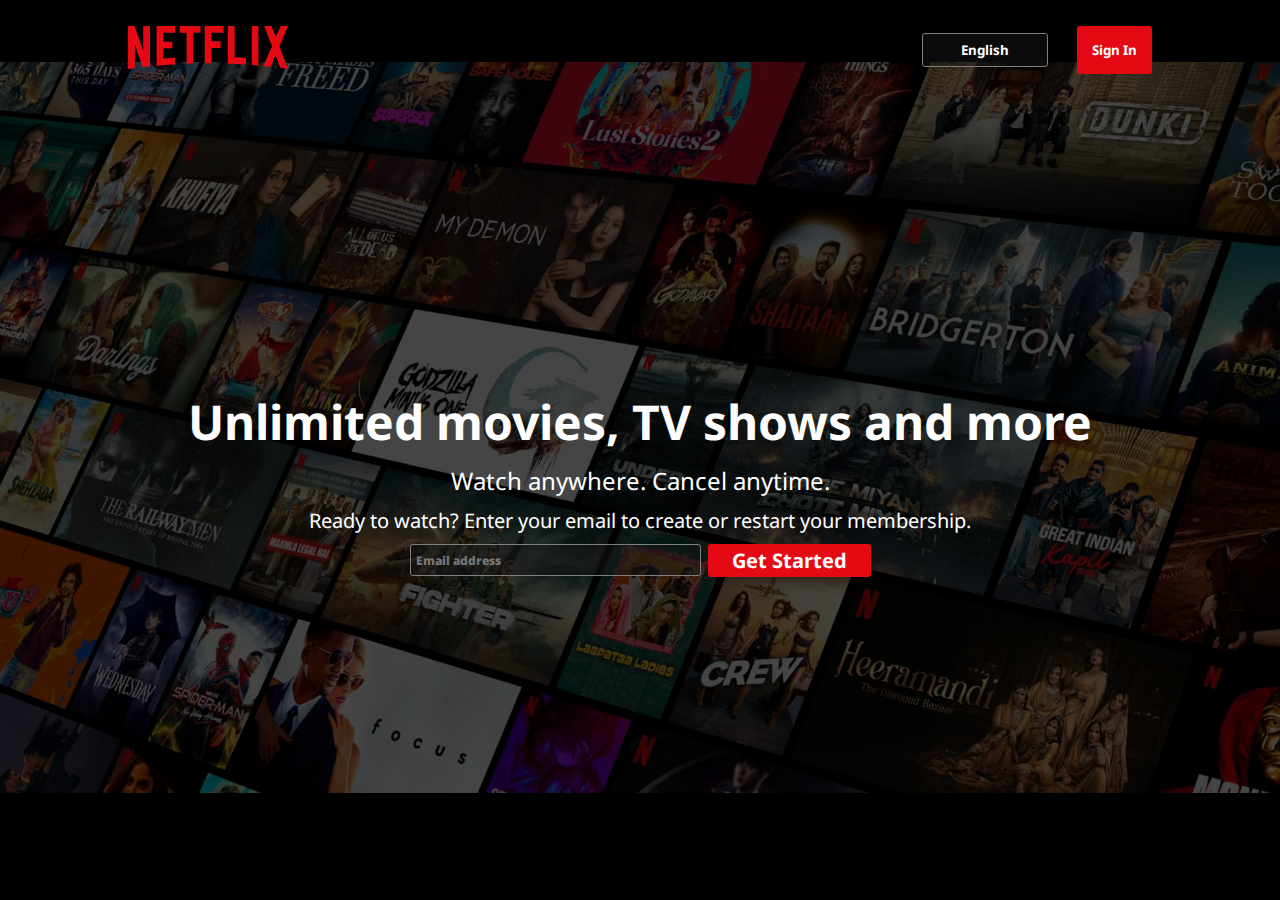
<file: front/index.html>
<!DOCTYPE html>
<html lang="en">

<head>
    <meta charset="UTF-8">
    <meta name="viewport" content="width=device-width, initial-scale=1.0">
    <title>Netflix Clone Using HTML & CSS</title>
    <link rel="stylesheet" href="style.css">
</head>

<body>
    <div class="main">
        <nav>
            <span><img width="180" src="./media/logo.svg" alt=""></span>
            <div>
                <button class="btn">English</button>
                <button class="btn btn-red-sn">Sign In</button>
            </div>
        </nav>
        <div class="box">
        </div>
        <div class="hero">
             <marquee behavior="" direction=""></marquee><h1>Unlimited movies, TV shows and more</h1>
            <p>Watch anywhere. Cancel anytime.</p>
            <span>Ready to watch? Enter your email to create or restart your membership.</span>

            <div class="hero-btns">
                <input type="text" name="" id="" placeholder="Email address" style="color: white;">
                <button class="btn btn-red">Get Started </button>
            </div>
        </div>

</body>

</html>
</file>
<file: front/style.css>
@import url('https://fonts.googleapis.com/css2?family=Noto+Sans:ital,wght@0,100..900;1,100..900&display=swap');


* {
    margin: 0;
    padding: 0;
    font-family: "Noto Sans", sans-serif;
}

:root {
    --text-color: rgb(255, 255, 255);
    --primary-color: rgb(229, 9, 20);
}

body {
    background-color: black;
}

.main {
    background-image: url(media/bg_img.jpg);
    background-position: center center;
    background-repeat: no-repeat;
    background-size: max(1300px, 100vw);
    height: 95vh;
    position: relative;
    margin-bottom: 10px;
}

.box {
    background-color: black;
    height: 95vh;
    width: 100%;
    opacity: 0.64;
    position: absolute;
    top: 0;
}

nav {
    max-width: 80vw;
    margin: auto;
    display: flex;
    justify-content: space-between;
    align-items: center;
    height: 100px;
}

nav img {
    color: var(--primary-color);
    width: 160px;
    position: relative;
    z-index: 10;
}

nav button {
    position: relative;
    z-index: 10;
}

.hero {
    height: calc(100% - 100px);
    display: flex;
    justify-content: center;
    align-items: center;
    flex-direction: column;
    color: var(--text-color);
    position: relative;
    z-index: 10;
    gap: 10px;
    padding: 0 30px;
}

.main .hero h1{
    font-size: 48px;
}

.main .hero p{
    font-size: 24px;
}
.main .hero span{
    font-size: 20px;
}

.hero:first-child {
    font-weight: 900;
    text-align: center;
}

.hero:nth-child(2) {
    font-weight: 400;
    font-size: 24px;
    text-align: center;
}

.hero:nth-child(3) {
    font-weight: 400;
    font-size: 20px;
    text-align: center;
}

.separation {
    height: 8px;
    background-color: rgb(62, 61, 61);
}

.btn {
    padding: 3px 10px;
    font-weight: bold;
    color: var(--text-color);
    background-color: rgba(23, 23, 23, 0.47);
    border: 1px solid gray;
    border-radius: 3px;
    padding: 7px 38px;
    cursor: pointer;
}

.btn-red {
    background-color: var(--primary-color);
    color: var(--text-color);
    padding: 3px 24px;
    font-size: 20px;
    border: none;
    border-radius: 3px;
}

.btn-red-sn {
    background-color: var(--primary-color);
    color: var(--text-color);
    padding: 15px 15px;
    margin-left: 25px;
    border: none;
}

.hero-btns {
    display: flex;
    justify-content: center;
    align-items: center;
    gap: 7px;
}

.main input {
    background-color: rgba(23, 23, 23, 0.47);
    padding: 7px 110px 6px 5px;
    font-size: 12px;
    border: 1px solid gray;
    border-radius: 3px;
    font-weight: 900;

}
</file>
